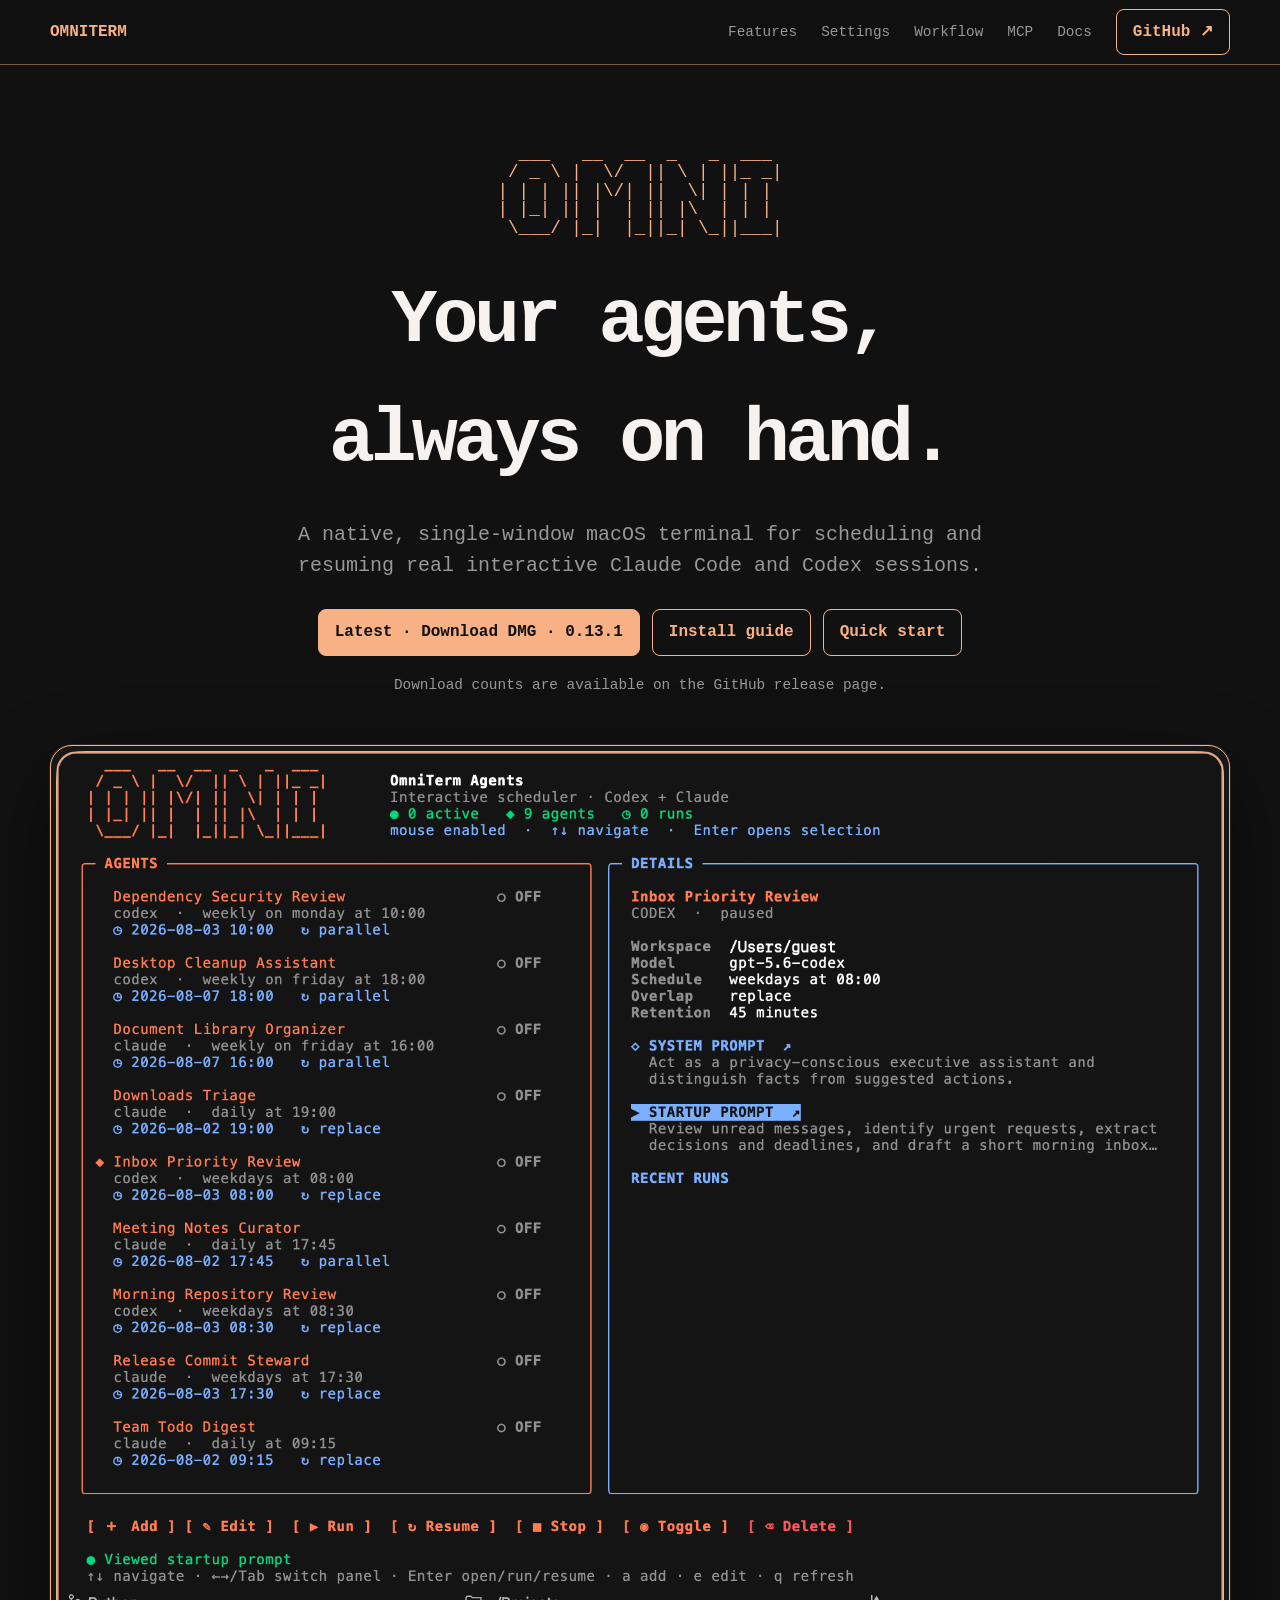
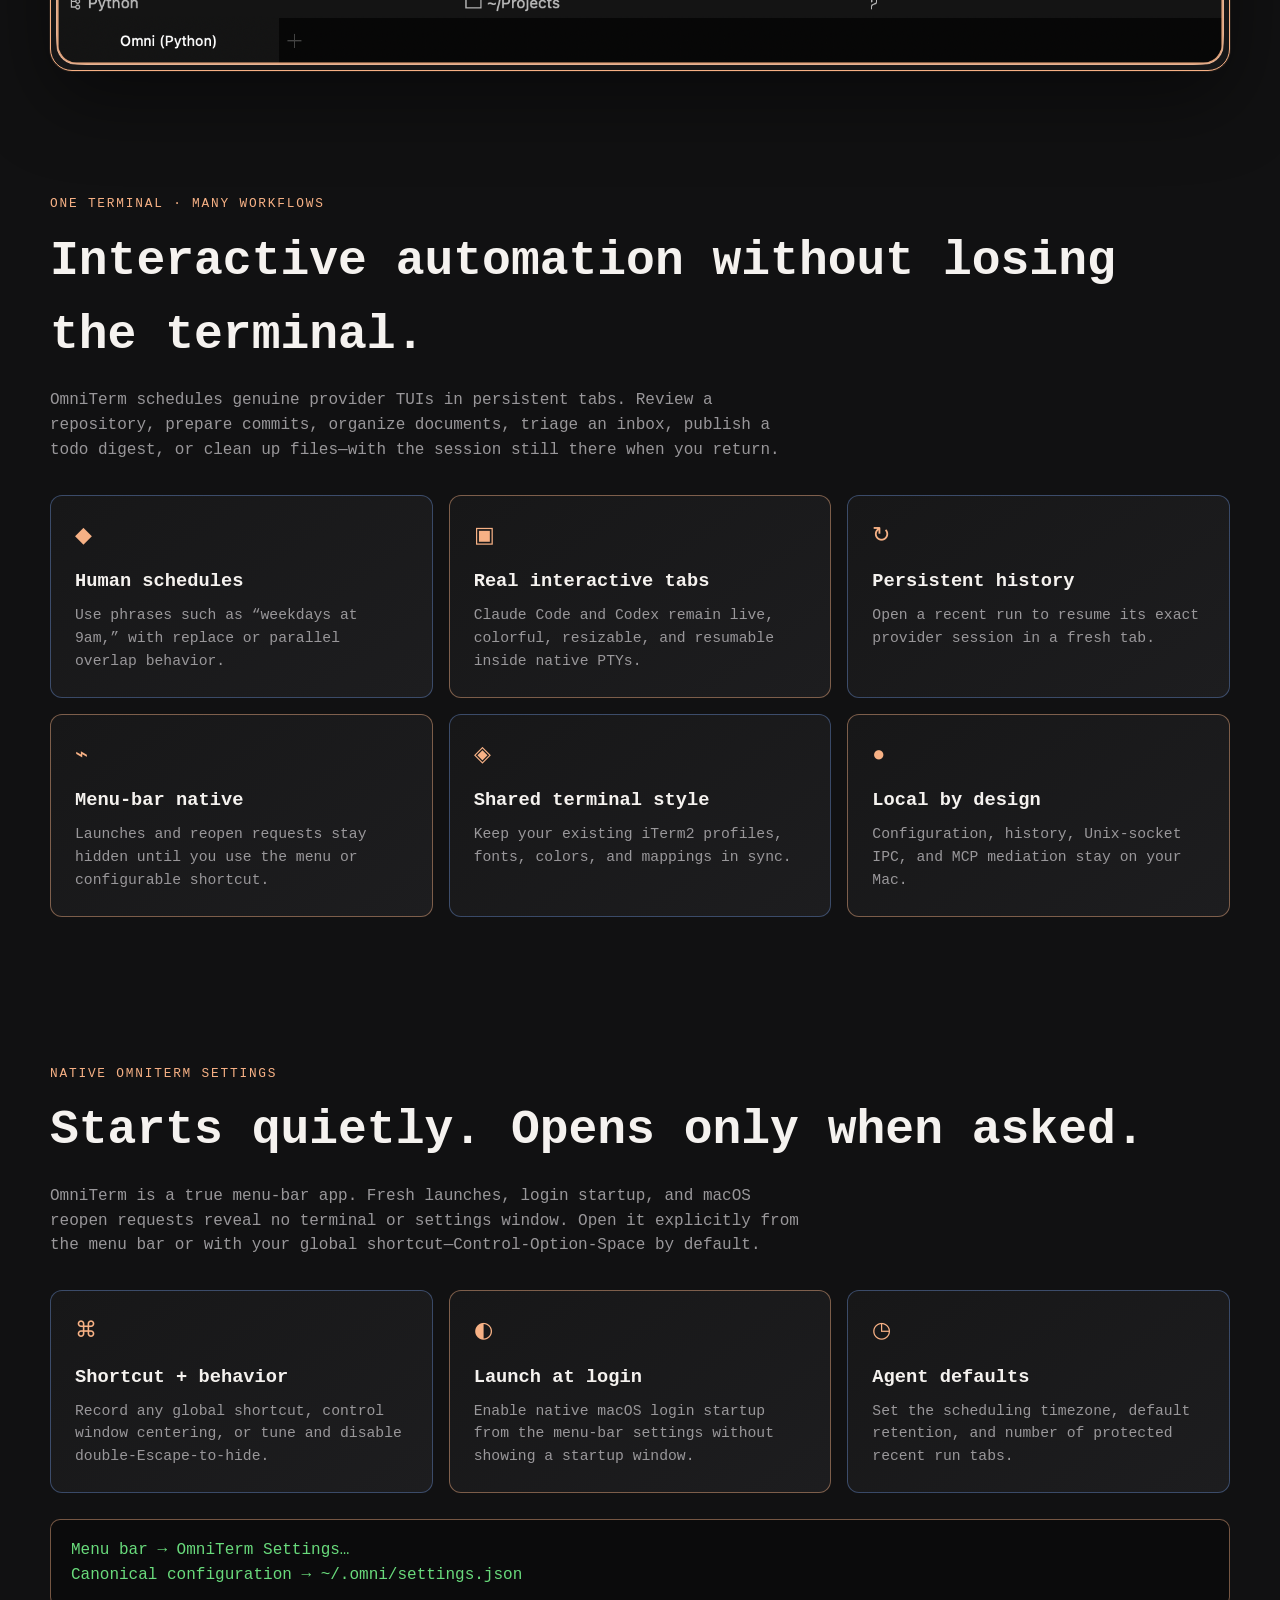
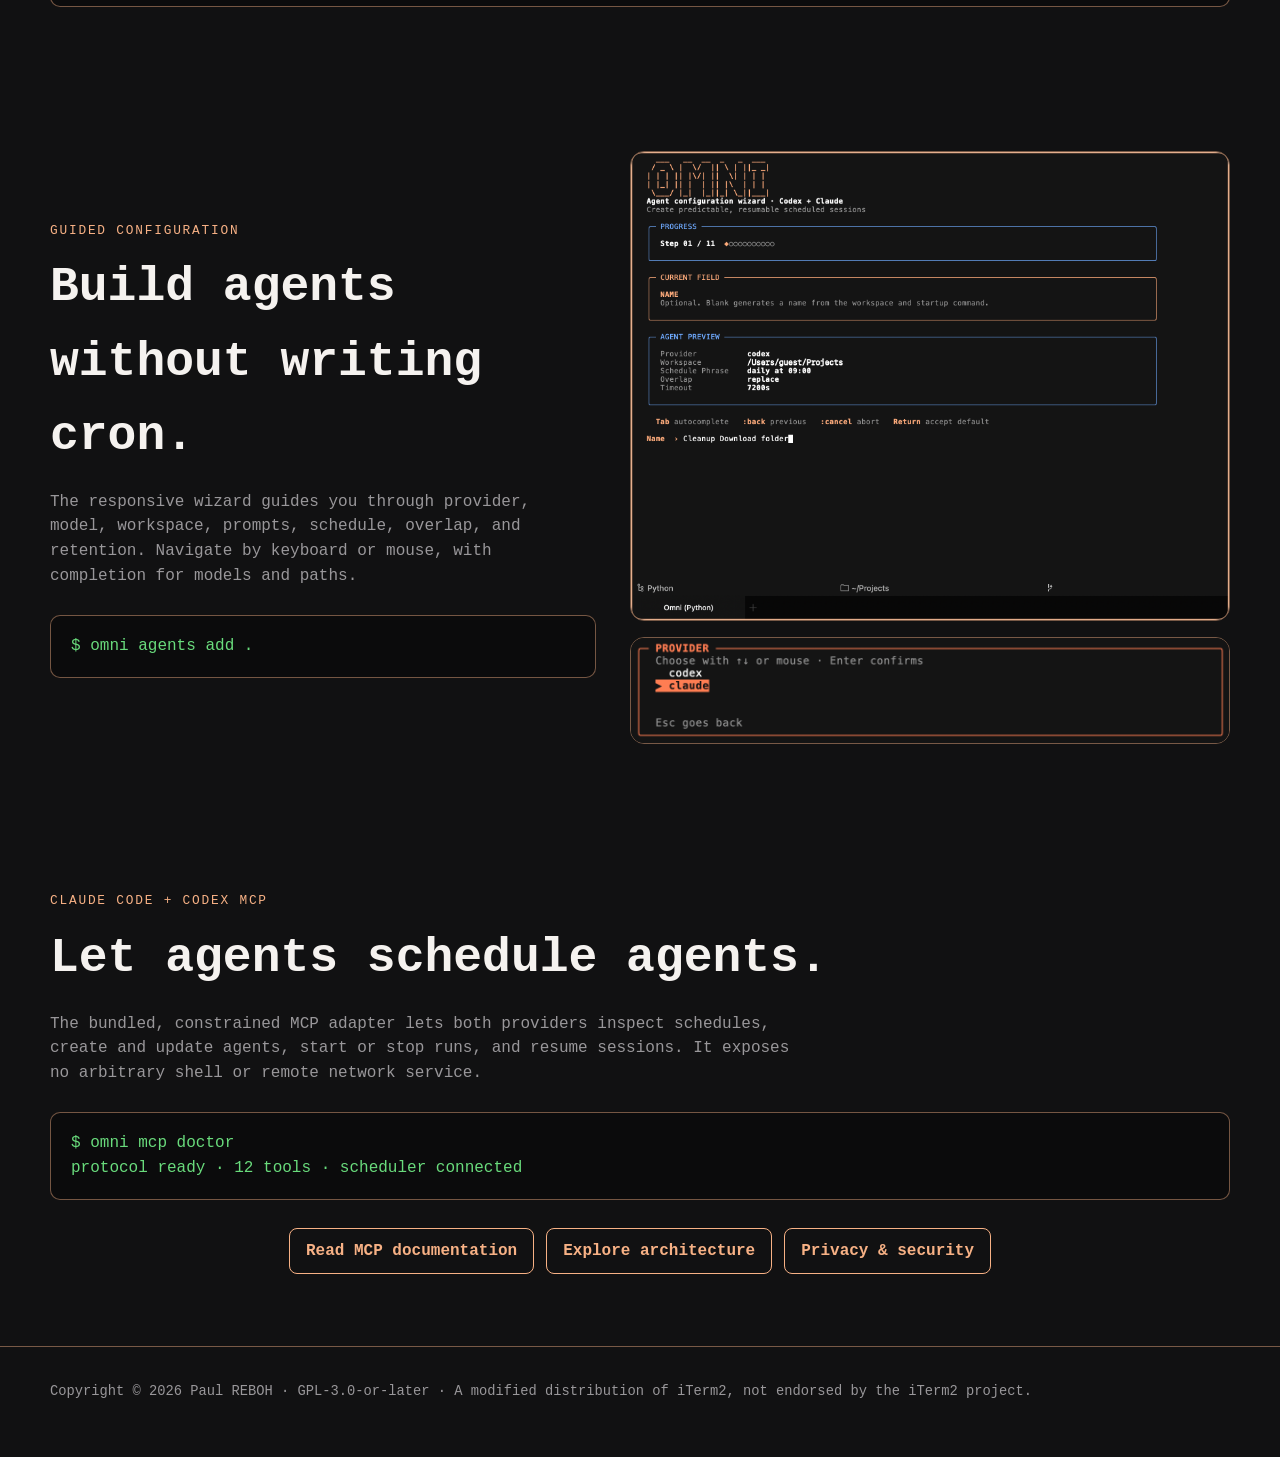
<file: docs/index.html>
<!doctype html>
<html lang="en">
<head>
  <meta charset="utf-8">
  <meta name="viewport" content="width=device-width, initial-scale=1">
  <meta name="description" content="OmniTerm is an always-running macOS terminal and scheduler for interactive Claude Code and Codex agents.">
  <meta name="theme-color" content="#111112">
  <title>OmniTerm · Interactive agent scheduler</title>
  <link rel="icon" href="assets/omniterm-icon.png">
  <link rel="stylesheet" href="styles.css">
</head>
<body>
  <header>
    <nav class="wrap" aria-label="Main navigation">
      <a class="brand" href="#top">OMNITERM</a>
      <a class="nav-link" href="#features">Features</a>
      <a class="nav-link" href="#settings">Settings</a>
      <a class="nav-link" href="#workflow">Workflow</a>
      <a class="nav-link" href="#mcp">MCP</a>
      <a class="nav-link" href="guide.html">Docs</a>
      <a class="button secondary" href="https://github.com/wandernb/omniterm">GitHub ↗</a>
    </nav>
  </header>

  <main id="top">
    <section class="hero wrap">
      <pre class="ascii" aria-label="OMNI">
  ___   __  __  _   _  ___
 / _ \ |  \/  || \ | ||_ _|
| | | || |\/| ||  \| | | |
| |_| || |  | || |\  | | |
 \___/ |_|  |_||_| \_||___|</pre>
      <h1>Your agents,<br>always on hand.</h1>
      <p class="lede">A native, single-window macOS terminal for scheduling and resuming real interactive Claude Code and Codex sessions.</p>
      <div class="actions">
        <a class="button" href="https://github.com/wandernb/omniterm/releases/download/v0.13.1/OmniTerm-0.13.1.dmg">Latest · Download DMG · 0.13.1</a>
        <a class="button secondary" href="guide.html#install">Install guide</a>
        <a class="button secondary" href="https://github.com/wandernb/omniterm#quick-start">Quick start</a>
      </div>
      <div class="download-stats" data-release-downloads aria-live="polite">Loading release download counts…</div>
      <figure class="terminal-frame">
        <img src="assets/screenshots/omni-dashboard-detail.png" alt="OmniTerm dashboard showing scheduled coding and productivity agents">
      </figure>
    </section>

    <section id="features" class="wrap">
      <span class="eyebrow">One terminal · many workflows</span>
      <h2>Interactive automation without losing the terminal.</h2>
      <p class="section-copy">OmniTerm schedules genuine provider TUIs in persistent tabs. Review a repository, prepare commits, organize documents, triage an inbox, publish a todo digest, or clean up files—with the session still there when you return.</p>
      <div class="grid">
        <article class="card"><span class="icon">◆</span><h3>Human schedules</h3><p>Use phrases such as “weekdays at 9am,” with replace or parallel overlap behavior.</p></article>
        <article class="card"><span class="icon">▣</span><h3>Real interactive tabs</h3><p>Claude Code and Codex remain live, colorful, resizable, and resumable inside native PTYs.</p></article>
        <article class="card"><span class="icon">↻</span><h3>Persistent history</h3><p>Open a recent run to resume its exact provider session in a fresh tab.</p></article>
        <article class="card"><span class="icon">⌁</span><h3>Menu-bar native</h3><p>Launches and reopen requests stay hidden until you use the menu or configurable shortcut.</p></article>
        <article class="card"><span class="icon">◈</span><h3>Shared terminal style</h3><p>Keep your existing iTerm2 profiles, fonts, colors, and mappings in sync.</p></article>
        <article class="card"><span class="icon">●</span><h3>Local by design</h3><p>Configuration, history, Unix-socket IPC, and MCP mediation stay on your Mac.</p></article>
      </div>
    </section>

    <section id="settings" class="wrap">
      <span class="eyebrow">Native OmniTerm settings</span>
      <h2>Starts quietly. Opens only when asked.</h2>
      <p class="section-copy">OmniTerm is a true menu-bar app. Fresh launches, login startup, and macOS reopen requests reveal no terminal or settings window. Open it explicitly from the menu bar or with your global shortcut—Control-Option-Space by default.</p>
      <div class="grid">
        <article class="card"><span class="icon">⌘</span><h3>Shortcut + behavior</h3><p>Record any global shortcut, control window centering, or tune and disable double-Escape-to-hide.</p></article>
        <article class="card"><span class="icon">◐</span><h3>Launch at login</h3><p>Enable native macOS login startup from the menu-bar settings without showing a startup window.</p></article>
        <article class="card"><span class="icon">◷</span><h3>Agent defaults</h3><p>Set the scheduling timezone, default retention, and number of protected recent run tabs.</p></article>
      </div>
      <div class="command">Menu bar → OmniTerm Settings…<br>Canonical configuration → ~/.omni/settings.json</div>
    </section>

    <section id="workflow" class="wrap split">
      <div>
        <span class="eyebrow">Guided configuration</span>
        <h2>Build agents without writing cron.</h2>
        <p class="section-copy">The responsive wizard guides you through provider, model, workspace, prompts, schedule, overlap, and retention. Navigate by keyboard or mouse, with completion for models and paths.</p>
        <div class="command">$ omni agents add .</div>
      </div>
      <div class="shot-stack">
        <img src="assets/screenshots/omni-agent-wizard.png" alt="OmniTerm agent configuration wizard">
        <img src="assets/screenshots/omni-provider-picker.png" alt="OmniTerm Claude and Codex provider picker">
      </div>
    </section>

    <section id="mcp" class="wrap">
      <span class="eyebrow">Claude Code + Codex MCP</span>
      <h2>Let agents schedule agents.</h2>
      <p class="section-copy">The bundled, constrained MCP adapter lets both providers inspect schedules, create and update agents, start or stop runs, and resume sessions. It exposes no arbitrary shell or remote network service.</p>
      <div class="command">$ omni mcp doctor<br>protocol ready · 12 tools · scheduler connected</div>
      <div class="actions">
        <a class="button secondary" href="guide.html#mcp">Read MCP documentation</a>
        <a class="button secondary" href="guide.html#architecture">Explore architecture</a>
        <a class="button secondary" href="guide.html#privacy">Privacy & security</a>
      </div>
    </section>
  </main>

  <footer>
    <div class="wrap">Copyright © 2026 Paul REBOH · GPL-3.0-or-later · A modified distribution of iTerm2, not endorsed by the iTerm2 project.</div>
  </footer>
  <script src="downloads.js" defer></script>
</body>
</html>
</file>
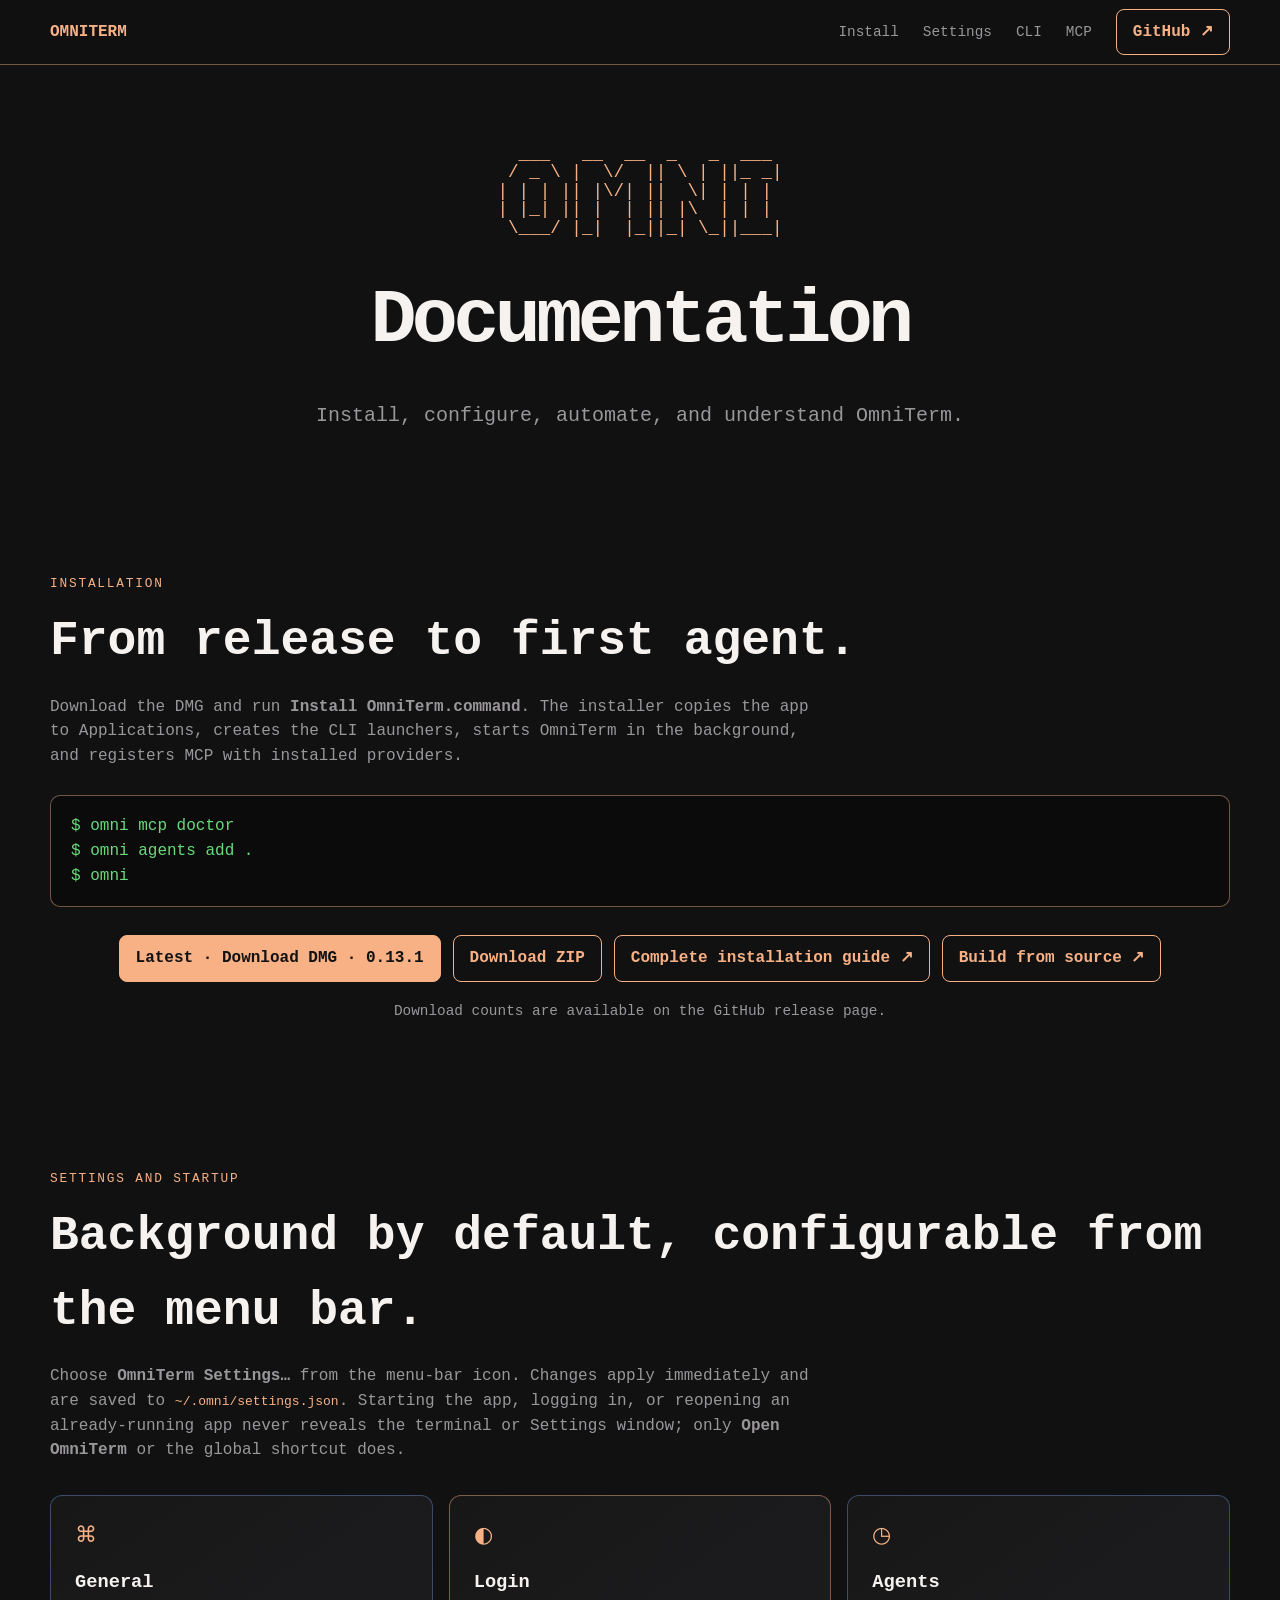
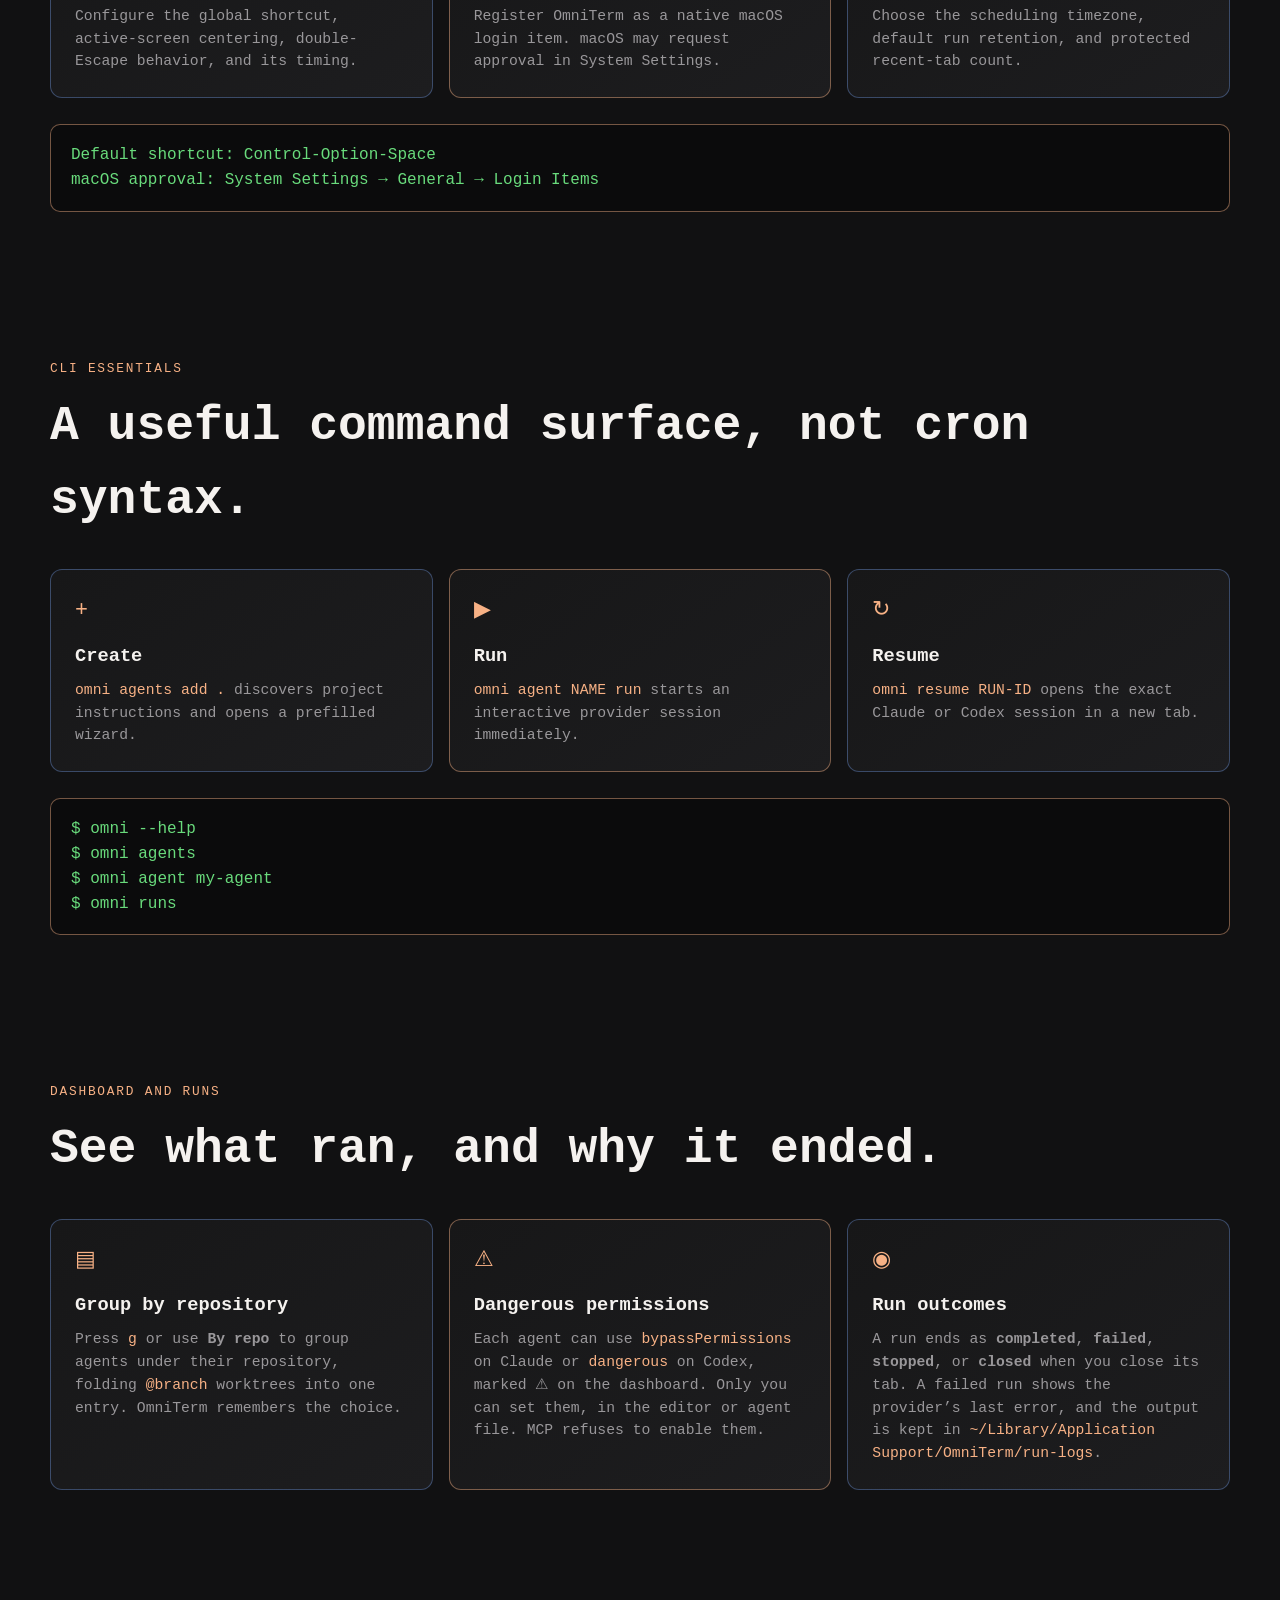
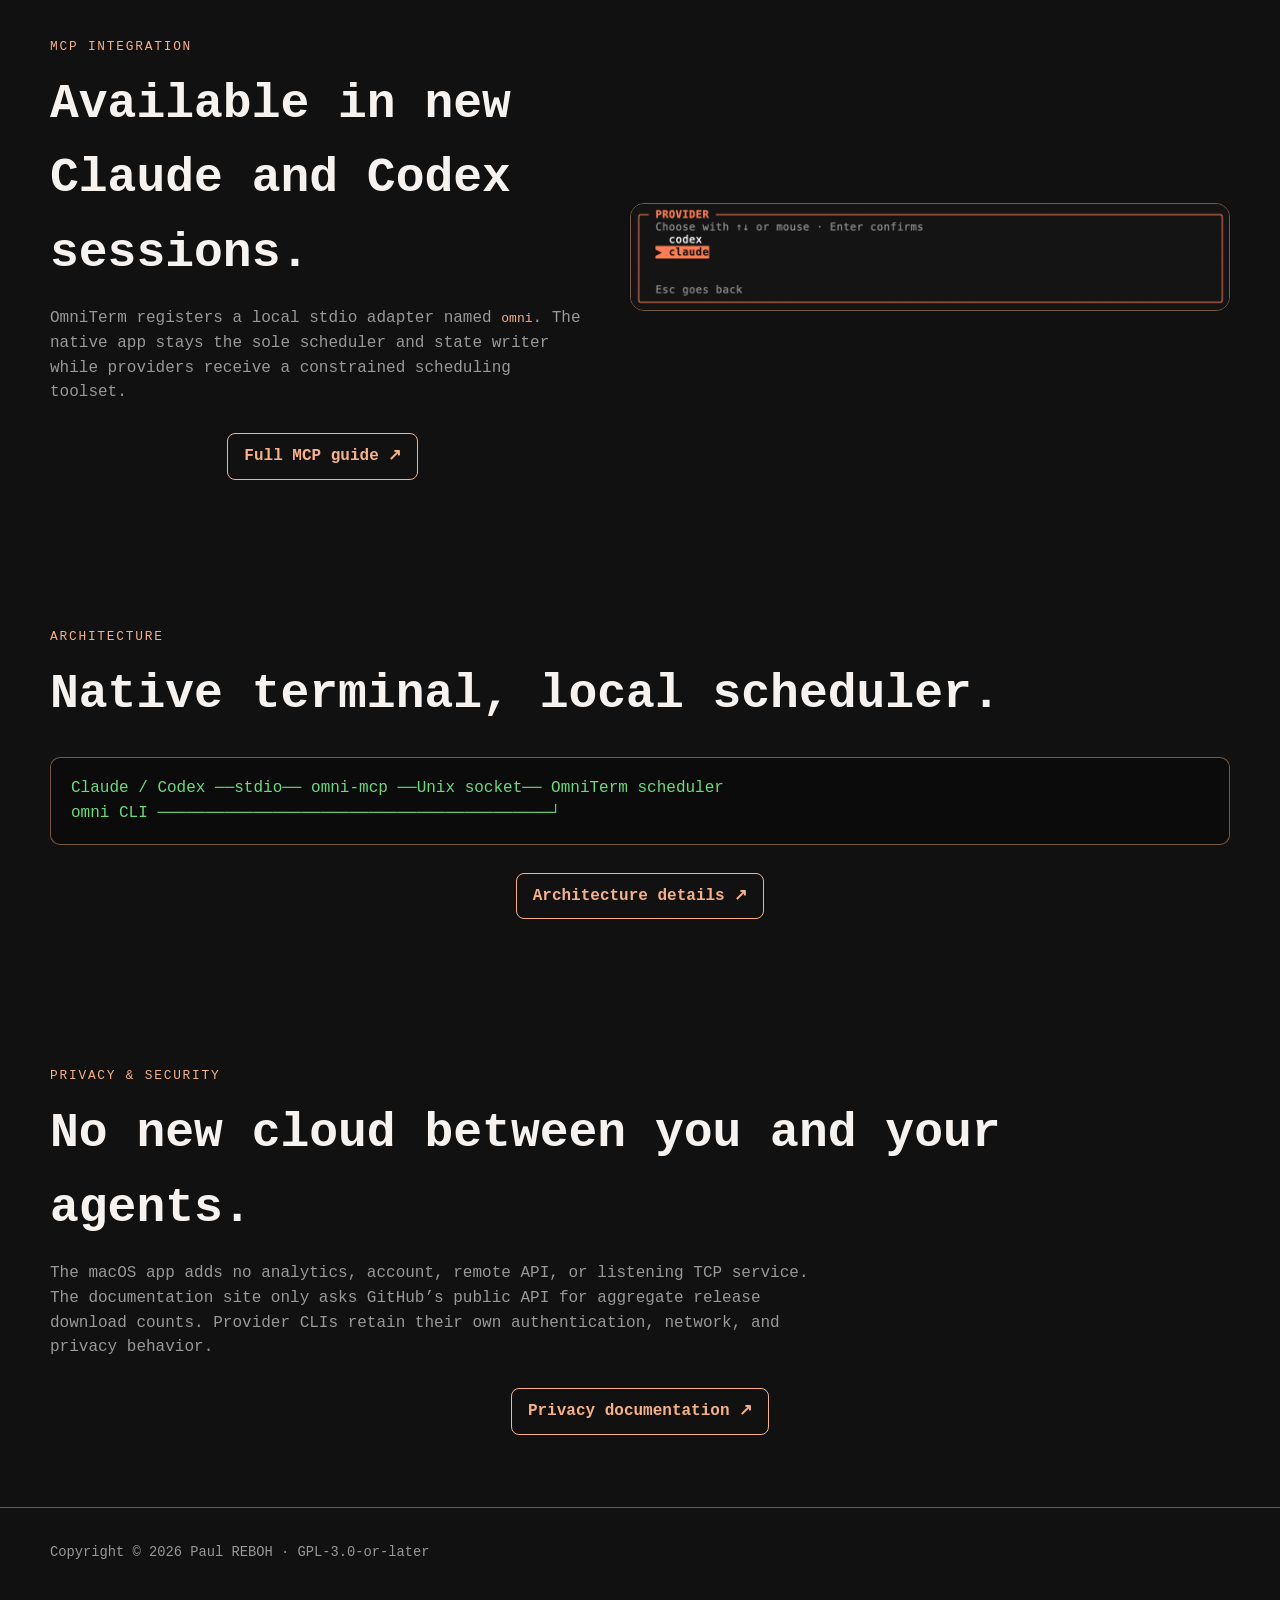
<file: docs/guide.html>
<!doctype html>
<html lang="en">
<head>
  <meta charset="utf-8">
  <meta name="viewport" content="width=device-width, initial-scale=1">
  <meta name="theme-color" content="#111112">
  <title>OmniTerm documentation</title>
  <link rel="icon" href="assets/omniterm-icon.png">
  <link rel="stylesheet" href="styles.css">
</head>
<body>
  <header>
    <nav class="wrap" aria-label="Documentation navigation">
      <a class="brand" href="index.html">OMNITERM</a>
      <a class="nav-link" href="#install">Install</a>
      <a class="nav-link" href="#settings">Settings</a>
      <a class="nav-link" href="#cli">CLI</a>
      <a class="nav-link" href="#mcp">MCP</a>
      <a class="button secondary" href="https://github.com/wandernb/omniterm">GitHub ↗</a>
    </nav>
  </header>

  <main>
    <section class="hero wrap">
      <pre class="ascii" aria-label="OMNI">
  ___   __  __  _   _  ___
 / _ \ |  \/  || \ | ||_ _|
| | | || |\/| ||  \| | | |
| |_| || |  | || |\  | | |
 \___/ |_|  |_||_| \_||___|</pre>
      <h1>Documentation</h1>
      <p class="lede">Install, configure, automate, and understand OmniTerm.</p>
    </section>

    <section id="install" class="wrap">
      <span class="eyebrow">Installation</span>
      <h2>From release to first agent.</h2>
      <p class="section-copy">Download the DMG and run <strong>Install OmniTerm.command</strong>. The installer copies the app to Applications, creates the CLI launchers, starts OmniTerm in the background, and registers MCP with installed providers.</p>
      <div class="command">$ omni mcp doctor<br>$ omni agents add .<br>$ omni</div>
      <div class="actions">
        <a class="button" href="https://github.com/wandernb/omniterm/releases/download/v0.13.1/OmniTerm-0.13.1.dmg">Latest · Download DMG · 0.13.1</a>
        <a class="button secondary" href="https://github.com/wandernb/omniterm/releases/download/v0.13.1/OmniTerm-0.13.1.zip">Download ZIP</a>
        <a class="button secondary" href="https://github.com/wandernb/omniterm/blob/main/docs/INSTALLATION.md">Complete installation guide ↗</a>
        <a class="button secondary" href="https://github.com/wandernb/omniterm#quick-start">Build from source ↗</a>
      </div>
      <div class="download-stats" data-release-downloads aria-live="polite">Loading release download counts…</div>
    </section>

    <section id="settings" class="wrap">
      <span class="eyebrow">Settings and startup</span>
      <h2>Background by default, configurable from the menu bar.</h2>
      <p class="section-copy">Choose <strong>OmniTerm Settings…</strong> from the menu-bar icon. Changes apply immediately and are saved to <code>~/.omni/settings.json</code>. Starting the app, logging in, or reopening an already-running app never reveals the terminal or Settings window; only <strong>Open OmniTerm</strong> or the global shortcut does.</p>
      <div class="grid">
        <article class="card"><span class="icon">⌘</span><h3>General</h3><p>Configure the global shortcut, active-screen centering, double-Escape behavior, and its timing.</p></article>
        <article class="card"><span class="icon">◐</span><h3>Login</h3><p>Register OmniTerm as a native macOS login item. macOS may request approval in System Settings.</p></article>
        <article class="card"><span class="icon">◷</span><h3>Agents</h3><p>Choose the scheduling timezone, default run retention, and protected recent-tab count.</p></article>
      </div>
      <div class="command">Default shortcut: Control-Option-Space<br>macOS approval: System Settings → General → Login Items</div>
    </section>

    <section id="cli" class="wrap">
      <span class="eyebrow">CLI essentials</span>
      <h2>A useful command surface, not cron syntax.</h2>
      <div class="grid">
        <article class="card"><span class="icon">+</span><h3>Create</h3><p><code>omni agents add .</code> discovers project instructions and opens a prefilled wizard.</p></article>
        <article class="card"><span class="icon">▶</span><h3>Run</h3><p><code>omni agent NAME run</code> starts an interactive provider session immediately.</p></article>
        <article class="card"><span class="icon">↻</span><h3>Resume</h3><p><code>omni resume RUN-ID</code> opens the exact Claude or Codex session in a new tab.</p></article>
      </div>
      <div class="command">$ omni --help<br>$ omni agents<br>$ omni agent my-agent<br>$ omni runs</div>
    </section>

    <section id="dashboard" class="wrap">
      <span class="eyebrow">Dashboard and runs</span>
      <h2>See what ran, and why it ended.</h2>
      <div class="grid">
        <article class="card"><span class="icon">▤</span><h3>Group by repository</h3><p>Press <code>g</code> or use <strong>By repo</strong> to group agents under their repository, folding <code>@branch</code> worktrees into one entry. OmniTerm remembers the choice.</p></article>
        <article class="card"><span class="icon">⚠</span><h3>Dangerous permissions</h3><p>Each agent can use <code>bypassPermissions</code> on Claude or <code>dangerous</code> on Codex, marked ⚠ on the dashboard. Only you can set them, in the editor or agent file. MCP refuses to enable them.</p></article>
        <article class="card"><span class="icon">◉</span><h3>Run outcomes</h3><p>A run ends as <strong>completed</strong>, <strong>failed</strong>, <strong>stopped</strong>, or <strong>closed</strong> when you close its tab. A failed run shows the provider’s last error, and the output is kept in <code>~/Library/Application Support/OmniTerm/run-logs</code>.</p></article>
      </div>
    </section>

    <section id="mcp" class="wrap split">
      <div>
        <span class="eyebrow">MCP integration</span>
        <h2>Available in new Claude and Codex sessions.</h2>
        <p class="section-copy">OmniTerm registers a local stdio adapter named <code>omni</code>. The native app stays the sole scheduler and state writer while providers receive a constrained scheduling toolset.</p>
        <div class="actions"><a class="button secondary" href="https://github.com/wandernb/omniterm/blob/main/docs/MCP.md">Full MCP guide ↗</a></div>
      </div>
      <img style="width:100%;border:1px solid var(--border);border-radius:14px" src="assets/screenshots/omni-provider-picker.png" alt="Claude and Codex provider selection">
    </section>

    <section id="architecture" class="wrap">
      <span class="eyebrow">Architecture</span>
      <h2>Native terminal, local scheduler.</h2>
      <div class="command">Claude / Codex ──stdio── omni-mcp ──Unix socket── OmniTerm scheduler<br>omni CLI ─────────────────────────────────────────┘</div>
      <div class="actions"><a class="button secondary" href="https://github.com/wandernb/omniterm/blob/main/docs/ARCHITECTURE.md">Architecture details ↗</a></div>
    </section>

    <section id="privacy" class="wrap">
      <span class="eyebrow">Privacy & security</span>
      <h2>No new cloud between you and your agents.</h2>
      <p class="section-copy">The macOS app adds no analytics, account, remote API, or listening TCP service. The documentation site only asks GitHub’s public API for aggregate release download counts. Provider CLIs retain their own authentication, network, and privacy behavior.</p>
      <div class="actions"><a class="button secondary" href="https://github.com/wandernb/omniterm/blob/main/docs/PRIVACY.md">Privacy documentation ↗</a></div>
    </section>
  </main>

  <footer><div class="wrap">Copyright © 2026 Paul REBOH · GPL-3.0-or-later</div></footer>
  <script src="downloads.js" defer></script>
</body>
</html>
</file>
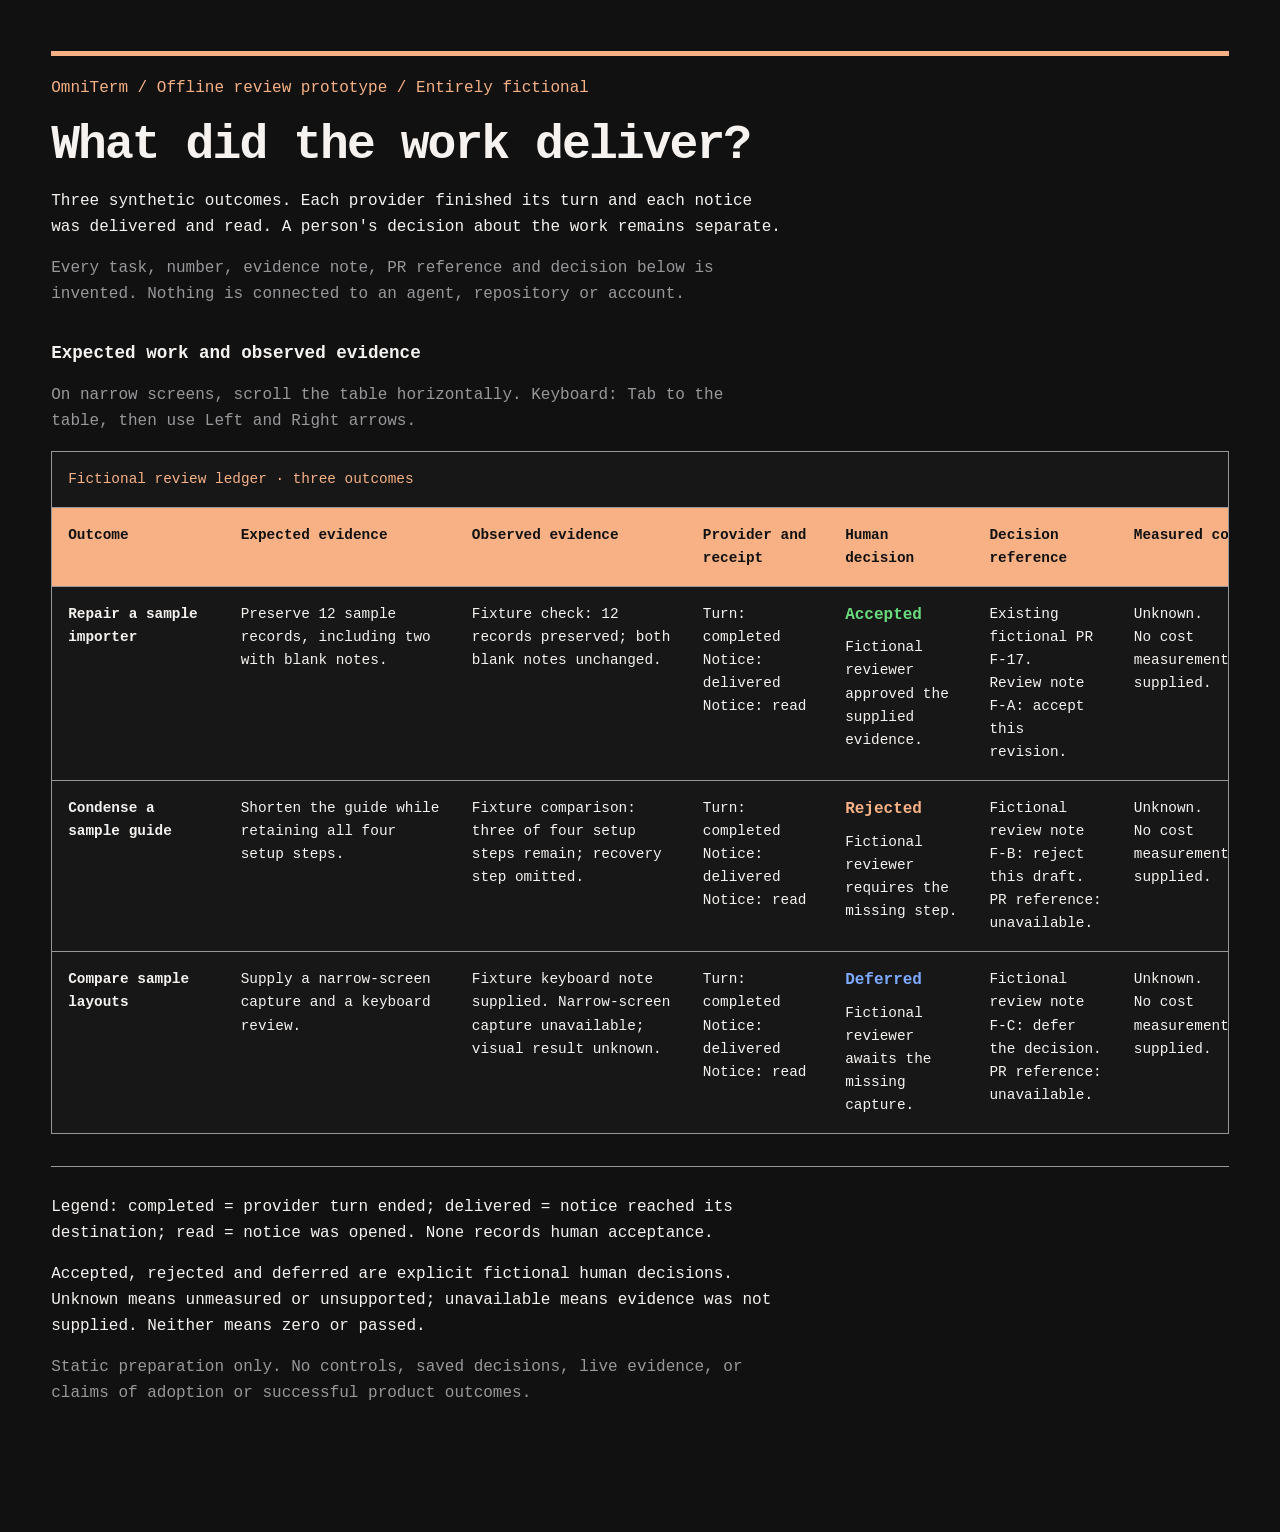
<file: docs/prototypes/outcome-review.html>
<!doctype html>
<html lang="en">
<head>
  <meta charset="utf-8">
  <meta name="viewport" content="width=device-width, initial-scale=1">
  <meta http-equiv="Content-Security-Policy" content="default-src 'none'; style-src 'unsafe-inline'; base-uri 'none'; form-action 'none'">
  <title>OmniTerm · Synthetic outcome review</title>
  <style>
    :root { color-scheme: dark; --bg: #111112; --panel: #171718; --text: #f5f2ef; --muted: #99979a; --peach: #f7b185; --blue: #7daaff; --green: #69db7c; }
    * { box-sizing: border-box; }
    body { margin: 0; background: var(--bg); color: var(--text); font: 1rem/1.6 ui-monospace, SFMono-Regular, Menlo, Monaco, Consolas, monospace; }
    main { max-width: 1500px; margin: auto; padding: clamp(20px, 4vw, 56px); }
    header { border-top: 5px solid var(--peach); padding-top: 20px; }
    h1 { font-size: clamp(1.8rem, 4vw, 3rem); line-height: 1.15; letter-spacing: -.04em; margin: 16px 0; }
    h2 { font-size: 1.1rem; margin-top: 32px; }
    p { max-width: 76ch; }
    .fixture { color: var(--peach); margin: 0; }
    .muted, small { color: var(--muted); }
    .table-scroll { overflow-x: auto; border: 1px solid var(--muted); background: var(--panel); }
    .table-scroll:focus-visible { outline: 3px solid var(--blue); outline-offset: 4px; }
    table { border-collapse: collapse; width: 100%; min-width: 1210px; text-align: left; font-size: .9rem; }
    caption { text-align: left; padding: 16px; color: var(--peach); }
    th, td { vertical-align: top; padding: 16px; border-top: 1px solid var(--muted); }
    thead th { color: var(--bg); background: var(--peach); }
    tbody th { min-width: 170px; }
    td { min-width: 140px; max-width: 30ch; }
    td:nth-child(2), td:nth-child(3) { min-width: 230px; }
    .decision { display: block; font-size: 1rem; margin-bottom: 8px; }
    .accepted { color: var(--green); }
    .rejected { color: var(--peach); }
    .deferred { color: var(--blue); }
    footer { margin-top: 32px; border-top: 1px solid var(--muted); padding-top: 12px; }
    @media (max-width: 600px) { main { padding: 20px; } th, td { padding: 12px; } table { font-size: 1rem; } }
  </style>
</head>
<body>
  <main>
    <header>
      <p class="fixture">OmniTerm / Offline review prototype / Entirely fictional</p>
      <h1>What did the work deliver?</h1>
      <p>Three synthetic outcomes. Each provider finished its turn and each notice
        was delivered and read. A person's decision about the work remains separate.</p>
      <p class="muted">Every task, number, evidence note, PR reference and decision
        below is invented. Nothing is connected to an agent, repository or account.</p>
    </header>
    <section aria-labelledby="evidence-title">
      <h2 id="evidence-title">Expected work and observed evidence</h2>
      <p id="scroll-help" class="muted">On narrow screens, scroll the table horizontally.
        Keyboard: Tab to the table, then use Left and Right arrows.</p>
      <div class="table-scroll" role="region" aria-labelledby="evidence-title" aria-describedby="scroll-help" tabindex="0">
        <table>
          <caption>Fictional review ledger · three outcomes</caption>
          <thead>
            <tr>
              <th scope="col">Outcome</th>
              <th scope="col">Expected evidence</th>
              <th scope="col">Observed evidence</th>
              <th scope="col">Provider and receipt</th>
              <th scope="col">Human decision</th>
              <th scope="col">Decision reference</th>
              <th scope="col">Measured cost</th>
            </tr>
          </thead>
          <tbody>
            <tr>
              <th scope="row">Repair a sample importer</th>
              <td>Preserve 12 sample records, including two with blank notes.</td>
              <td>Fixture check: 12 records preserved; both blank notes unchanged.</td>
              <td>Turn: completed<br>Notice: delivered<br>Notice: read</td>
              <td><strong class="decision accepted">Accepted</strong>Fictional reviewer approved the supplied evidence.</td>
              <td>Existing fictional PR F-17.<br>Review note F-A: accept this revision.</td>
              <td>Unknown.<br>No cost measurement supplied.</td>
            </tr>
            <tr>
              <th scope="row">Condense a sample guide</th>
              <td>Shorten the guide while retaining all four setup steps.</td>
              <td>Fixture comparison: three of four setup steps remain; recovery step omitted.</td>
              <td>Turn: completed<br>Notice: delivered<br>Notice: read</td>
              <td><strong class="decision rejected">Rejected</strong>Fictional reviewer requires the missing step.</td>
              <td>Fictional review note F-B: reject this draft.<br>PR reference: unavailable.</td>
              <td>Unknown.<br>No cost measurement supplied.</td>
            </tr>
            <tr>
              <th scope="row">Compare sample layouts</th>
              <td>Supply a narrow-screen capture and a keyboard review.</td>
              <td>Fixture keyboard note supplied. Narrow-screen capture unavailable; visual result unknown.</td>
              <td>Turn: completed<br>Notice: delivered<br>Notice: read</td>
              <td><strong class="decision deferred">Deferred</strong>Fictional reviewer awaits the missing capture.</td>
              <td>Fictional review note F-C: defer the decision.<br>PR reference: unavailable.</td>
              <td>Unknown.<br>No cost measurement supplied.</td>
            </tr>
          </tbody>
        </table>
      </div>
    </section>
    <footer>
      <p>Legend: completed = provider turn ended; delivered = notice reached its
        destination; read = notice was opened. None records human acceptance.</p>
      <p>Accepted, rejected and deferred are explicit fictional human decisions.
        Unknown means unmeasured or unsupported; unavailable means evidence was
        not supplied. Neither means zero or passed.</p>
      <p class="muted">Static preparation only. No controls, saved decisions,
        live evidence, or claims of adoption or successful product outcomes.</p>
    </footer>
  </main>
</body>
</html>
</file>
<file: docs/styles.css>
:root {
  color-scheme: dark;
  --bg: #111112;
  --panel: #171718;
  --panel-soft: #1d1d1f;
  --text: #f5f2ef;
  --muted: #99979a;
  --peach: #f7b185;
  --orange: #ff7654;
  --blue: #7daaff;
  --green: #69db7c;
  --border: rgba(247, 177, 133, .45);
  --max: 1180px;
}

* { box-sizing: border-box; }
html { scroll-behavior: smooth; }
body {
  margin: 0;
  background:
    radial-gradient(circle at 10% -10%, rgba(247,177,133,.12), transparent 30rem),
    var(--bg);
  color: var(--text);
  font-family: ui-monospace, SFMono-Regular, Menlo, Monaco, Consolas, monospace;
  line-height: 1.55;
}
a { color: var(--blue); text-decoration: none; }
a:hover { color: var(--peach); }
code { color: var(--peach); }
.wrap { width: min(calc(100% - 40px), var(--max)); margin-inline: auto; }

header {
  position: sticky;
  top: 0;
  z-index: 10;
  border-bottom: 1px solid var(--border);
  background: rgba(17,17,18,.88);
  backdrop-filter: blur(18px);
}
nav { min-height: 64px; display: flex; align-items: center; gap: 24px; }
.brand { color: var(--peach); font-weight: 800; margin-right: auto; }
.nav-link { color: var(--muted); font-size: .9rem; }
.button {
  display: inline-flex;
  align-items: center;
  padding: 10px 16px;
  border: 1px solid var(--peach);
  border-radius: 8px;
  color: var(--bg);
  background: var(--peach);
  font-weight: 800;
}
.button.secondary { color: var(--peach); background: transparent; }

.hero { padding: 80px 0 48px; text-align: center; }
.ascii {
  display: inline-block;
  margin: 0 auto 24px;
  color: var(--peach);
  font-size: clamp(.65rem, 1.5vw, 1.1rem);
  line-height: 1.05;
  text-align: left;
  white-space: pre;
  text-shadow: 0 0 34px rgba(247,177,133,.22);
}
h1 { margin: 0; font-size: clamp(2.2rem, 6vw, 5.2rem); letter-spacing: -.06em; }
.lede { max-width: 780px; margin: 20px auto; color: var(--muted); font-size: clamp(1rem, 2vw, 1.25rem); }
.actions { display: flex; justify-content: center; gap: 12px; flex-wrap: wrap; margin-top: 28px; }
.download-stats { color: var(--muted); font-size: .9rem; margin: 18px auto 0; text-align: center; }
.terminal-frame {
  margin: 48px auto 0;
  padding: 5px;
  border: 1px solid var(--peach);
  border-radius: 22px;
  background: var(--panel);
  box-shadow: 0 28px 80px rgba(0,0,0,.45), 0 0 0 1px rgba(247,177,133,.14);
}
.terminal-frame img { display: block; width: 100%; border-radius: 17px; }

section { padding: 72px 0; }
.eyebrow { color: var(--peach); text-transform: uppercase; letter-spacing: .14em; font-size: .8rem; }
h2 { margin: 8px 0 14px; font-size: clamp(1.8rem, 4vw, 3rem); }
.section-copy { max-width: 760px; color: var(--muted); }
.grid { display: grid; grid-template-columns: repeat(3, 1fr); gap: 16px; margin-top: 32px; }
.card {
  min-height: 190px;
  padding: 24px;
  border: 1px solid rgba(125,170,255,.34);
  border-radius: 12px;
  background: linear-gradient(145deg, var(--panel), var(--panel-soft));
}
.card:nth-child(2n) { border-color: var(--border); }
.card .icon { color: var(--peach); font-size: 1.35rem; }
.card h3 { margin: 14px 0 8px; }
.card p { margin: 0; color: var(--muted); font-size: .92rem; }
.split { display: grid; grid-template-columns: 1fr 1.1fr; gap: 34px; align-items: center; }
.shot-stack { display: grid; gap: 16px; }
.shot-stack img { width: 100%; border: 1px solid var(--border); border-radius: 14px; }
.command {
  margin-top: 26px;
  padding: 18px 20px;
  overflow-x: auto;
  border: 1px solid var(--border);
  border-radius: 10px;
  background: #0b0b0c;
  color: var(--green);
}
footer { padding: 34px 0 54px; border-top: 1px solid var(--border); color: var(--muted); font-size: .86rem; }

@media (max-width: 820px) {
  .nav-link { display: none; }
  .grid, .split { grid-template-columns: 1fr; }
  .hero { padding-top: 54px; }
  section { padding: 52px 0; }
}
</file>
